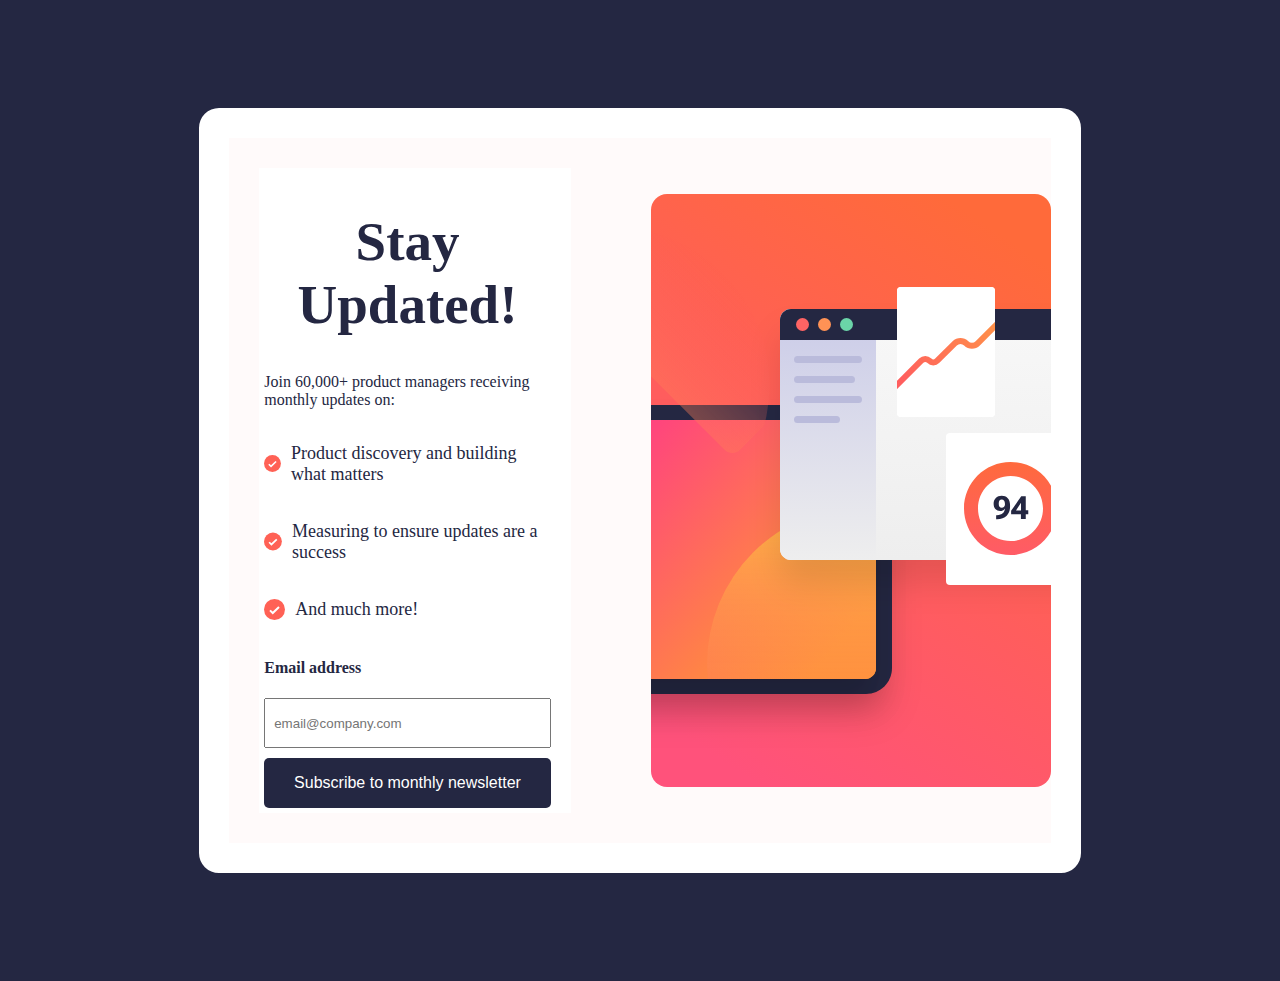
<file: index.html>
<!DOCTYPE html>
<html lang="en">

<head>
    <meta charset="UTF-8">
    <meta name="viewport" content="width=device-width, initial-scale=1.0">
    <title>HomePage</title>
    <link rel="stylesheet" href="./assetsdondelete/css/homepage.css">
</head>

<body>
    <main>
        <aside>
            <svg xmlns="http://www.w3.org/2000/svg" xmlns:xlink="http://www.w3.org/1999/xlink" width="400" height="593"
                viewBox="0 0 400 593">
                <defs>
                    <linearGradient id="b" x1="72.75%" x2="27.25%" y1="0%" y2="100%">
                        <stop offset="0%" stop-color="#FF6A3A" />
                        <stop offset="100%" stop-color="#FF527B" />
                    </linearGradient>
                    <linearGradient id="h" x1="22.319%" x2="99.127%" y1="28.497%" y2="70.858%">
                        <stop offset="0%" stop-color="#FF3E83" />
                        <stop offset="100%" stop-color="#FF9F2E" />
                    </linearGradient>
                    <linearGradient id="k" x1="50%" x2="50%" y1="0%" y2="100%">
                        <stop offset="0%" stop-color="#FFB443" />
                        <stop offset="100%" stop-color="#FF5B64" stop-opacity="0" />
                    </linearGradient>
                    <linearGradient id="o" x1="50%" x2="50%" y1="0%" y2="100%">
                        <stop offset="0%" stop-color="#F8F8F8" />
                        <stop offset="100%" stop-color="#EEE" />
                    </linearGradient>
                    <linearGradient id="p" x1="50%" x2="50%" y1="0%" y2="100%">
                        <stop offset="0%" stop-color="#CACBE8" />
                        <stop offset="100%" stop-color="#EEE" />
                        <stop offset="100%" stop-color="#CACBE8" />
                    </linearGradient>
                    <linearGradient id="r" x1="97.791%" x2="7.729%" y1="26.944%" y2="71.879%">
                        <stop offset="0%" stop-color="#FF9049" />
                        <stop offset="100%" stop-color="#FF5E5E" />
                    </linearGradient>
                    <linearGradient id="t" x1="50%" x2="50%" y1="0%" y2="100%">
                        <stop offset="0%" stop-color="#FF6A3D" />
                        <stop offset="100%" stop-color="#FF5B66" />
                    </linearGradient>
                    <path id="e"
                        d="M0 26C0 11.64 11.64 0 26 0h381c14.36 0 26 11.64 26 26v237c0 14.36-11.64 26-26 26H26c-14.36 0-26-11.64-26-26V26Z" />
                    <path id="g"
                        d="M0 11C0 4.925 4.925 0 11 0h379c6.075 0 11 4.925 11 11v237c0 6.075-4.925 11-11 11H11c-6.075 0-11-4.925-11-11V11Z" />
                    <path id="i"
                        d="M0 11C0 4.925 4.925 0 11 0h379c6.075 0 11 4.925 11 11v237c0 6.075-4.925 11-11 11H11c-6.075 0-11-4.925-11-11V11Z" />
                    <path id="n"
                        d="M0 11C0 4.925 4.925 0 11 0h411c6.075 0 11 4.925 11 11v229c0 6.075-4.925 11-11 11H11c-6.075 0-11-4.925-11-11V11Z" />
                    <path id="q" d="M0 4a4 4 0 0 1 4-4h90a4 4 0 0 1 4 4v122a4 4 0 0 1-4 4H4a4 4 0 0 1-4-4V4Z" />
                    <filter id="d" width="127.7%" height="141.5%" x="-13.9%" y="-12.5%" filterUnits="objectBoundingBox">
                        <feOffset dy="24" in="SourceAlpha" result="shadowOffsetOuter1" />
                        <feGaussianBlur in="shadowOffsetOuter1" result="shadowBlurOuter1" stdDeviation="16" />
                        <feColorMatrix in="shadowBlurOuter1"
                            values="0 0 0 0 0 0 0 0 0 0 0 0 0 0 0 0 0 0 0.100000001 0" />
                    </filter>
                    <filter id="f" width="129.9%" height="146.3%" x="-15%" y="-13.9%" filterUnits="objectBoundingBox">
                        <feOffset dy="24" in="SourceAlpha" result="shadowOffsetOuter1" />
                        <feGaussianBlur in="shadowOffsetOuter1" result="shadowBlurOuter1" stdDeviation="16" />
                        <feColorMatrix in="shadowBlurOuter1"
                            values="0 0 0 0 0 0 0 0 0 0 0 0 0 0 0 0 0 0 0.100000001 0" />
                    </filter>
                    <filter id="j" width="129.9%" height="146.3%" x="-15%" y="-13.9%" filterUnits="objectBoundingBox">
                        <feOffset dy="24" in="SourceAlpha" result="shadowOffsetOuter1" />
                        <feGaussianBlur in="shadowOffsetOuter1" result="shadowBlurOuter1" stdDeviation="16" />
                        <feColorMatrix in="shadowBlurOuter1"
                            values="0 0 0 0 0 0 0 0 0 0 0 0 0 0 0 0 0 0 0.100000001 0" />
                    </filter>
                    <filter id="m" width="127.7%" height="147.8%" x="-13.9%" y="-14.3%" filterUnits="objectBoundingBox">
                        <feOffset dy="24" in="SourceAlpha" result="shadowOffsetOuter1" />
                        <feGaussianBlur in="shadowOffsetOuter1" result="shadowBlurOuter1" stdDeviation="16" />
                        <feColorMatrix in="shadowBlurOuter1"
                            values="0 0 0 0 0 0 0 0 0 0 0 0 0 0 0 0 0 0 0.100000001 0" />
                    </filter>
                    <rect id="a" width="400" height="593" x="0" y="0" rx="16" />
                </defs>
                <g fill="none" fill-rule="evenodd">
                    <mask id="c" fill="#fff">
                        <use xlink:href="#a" />
                    </mask>
                    <rect width="400" height="593" rx="16" />
                    <path fill="url(#b)" fill-rule="nonzero" d="M0 0h400v593H0z" mask="url(#c)" />
                    <g mask="url(#c)">
                        <g fill-rule="nonzero" transform="translate(-192 211)">
                            <use xlink:href="#e" fill="#000" filter="url(#d)" />
                            <use xlink:href="#e" fill="#242742" />
                        </g>
                        <g transform="translate(-176 226)">
                            <g fill-rule="nonzero">
                                <use xlink:href="#g" fill="#000" filter="url(#f)" />
                                <use xlink:href="#g" fill="url(#h)" />
                            </g>
                            <mask id="l" fill="#fff">
                                <use xlink:href="#i" />
                            </mask>
                            <g fill-rule="nonzero">
                                <use xlink:href="#i" fill="#000" filter="url(#j)" />
                                <use xlink:href="#i" fill="url(#h)" />
                            </g>
                            <circle cx="390" cy="244" r="158" fill="url(#k)" fill-rule="nonzero" mask="url(#l)" />
                            <circle cx="136.446" cy="-34.554" r="158" fill="url(#k)" fill-rule="nonzero" mask="url(#l)"
                                transform="rotate(-135 136.446 -34.554)" />
                        </g>
                        <g fill-rule="nonzero" transform="translate(129 115)">
                            <use xlink:href="#n" fill="#000" filter="url(#m)" />
                            <use xlink:href="#n" fill="url(#o)" />
                            <path fill="url(#p)" d="M0 11C0 4.925 4.925 0 11 0h85v251H11c-6.075 0-11-4.925-11-11V11Z" />
                            <path fill="#BABBDB"
                                d="M14 50.5a3.5 3.5 0 0 1 3.5-3.5h61a3.5 3.5 0 0 1 0 7h-61a3.5 3.5 0 0 1-3.5-3.5Zm0 20a3.5 3.5 0 0 1 3.5-3.5h54a3.5 3.5 0 0 1 0 7h-54a3.5 3.5 0 0 1-3.5-3.5Zm0 20a3.5 3.5 0 0 1 3.5-3.5h61a3.5 3.5 0 0 1 0 7h-61a3.5 3.5 0 0 1-3.5-3.5Zm0 20a3.5 3.5 0 0 1 3.5-3.5h39a3.5 3.5 0 1 1 0 7h-39a3.5 3.5 0 0 1-3.5-3.5Z" />
                            <path fill="#242742" d="M0 11C0 4.925 4.925 0 11 0h411c6.075 0 11 4.925 11 11v20H0V11Z" />
                            <g transform="translate(16 9)">
                                <circle cx="6.5" cy="6.5" r="6.5" fill="#FF6464" />
                                <circle cx="28.5" cy="6.5" r="6.5" fill="#FF9255" />
                                <circle cx="50.5" cy="6.5" r="6.5" fill="#6BD4A8" />
                            </g>
                        </g>
                        <g transform="translate(246 93)">
                            <path fill="#FFF" fill-rule="nonzero"
                                d="M0 4a4 4 0 0 1 4-4h90a4 4 0 0 1 4 4v122a4 4 0 0 1-4 4H4a4 4 0 0 1-4-4V4Z" />
                            <mask id="s" fill="#fff">
                                <use xlink:href="#q" />
                            </mask>
                            <use xlink:href="#q" fill="#FFF" fill-rule="nonzero" />
                            <path fill="url(#r)" fill-rule="nonzero"
                                d="M108.12 28.878a3 3 0 0 1 .002 4.243L82.847 58.41c-4.348 4.351-11.4 4.351-15.749 0a5.132 5.132 0 0 0-7.26 0L42.406 75.853a8.668 8.668 0 0 1-12.262 0 2.668 2.668 0 0 0-3.774 0l-32.248 32.268a3 3 0 1 1-4.244-4.242l32.248-32.267a8.668 8.668 0 0 1 12.262 0 2.668 2.668 0 0 0 3.774 0L55.594 54.17c4.348-4.35 11.4-4.35 15.748 0a5.132 5.132 0 0 0 7.26 0l25.276-25.29a3 3 0 0 1 4.243-.002Z"
                                mask="url(#s)" />
                            <path fill="#FFF" fill-rule="nonzero"
                                d="M49 150a4 4 0 0 1 4-4h120a4 4 0 0 1 4 4v144a4 4 0 0 1-4 4H53a4 4 0 0 1-4-4V150Z" />
                            <path fill="url(#t)"
                                d="M46.5 79C64.45 79 79 64.45 79 46.5S64.45 14 46.5 14 14 28.55 14 46.5 28.55 79 46.5 79Zm0 14C72.181 93 93 72.181 93 46.5S72.181 0 46.5 0 0 20.819 0 46.5 20.819 93 46.5 93Z"
                                transform="translate(67 175)" />
                            <path fill="#242742" fill-rule="nonzero"
                                d="M96.61 216.72c0 2.27.589 4.067 1.766 5.39 1.177 1.313 2.78 1.969 4.812 1.969 1.886 0 3.36-.672 4.422-2.016 1.073-1.344 1.61-3.02 1.61-5.031h-1.172c0 1.146-.318 2.057-.954 2.734-.635.677-1.427 1.016-2.375 1.016-1.01 0-1.76-.339-2.25-1.016-.49-.687-.734-1.692-.734-3.015 0-1.51.245-2.594.734-3.25.5-.667 1.24-1 2.22-1 1.051 0 1.869.432 2.452 1.297.584.864.875 2.411.875 4.64l.14.625c0 3.302-.723 5.646-2.171 7.031-1.448 1.386-3.495 2.073-6.14 2.063h-.704v3.969h.813c4.25-.042 7.495-1.193 9.734-3.453 2.25-2.271 3.375-5.329 3.375-9.172v-.813c0-3.458-.776-5.958-2.328-7.5-1.552-1.552-3.557-2.328-6.016-2.328-2.468 0-4.437.714-5.906 2.14-1.469 1.428-2.203 3.334-2.203 5.72ZM123.923 232h4.828v-22.75h-4.516l-10.11 14.563v3.438h17.141v-3.891h-4.937l-.813.078h-6.5l4.828-7.562h.157v9.593l-.079.547v5.985Z" />
                        </g>
                    </g>
                </g>
            </svg>
        </aside>

        
        <div class="letter">
            <header>
                <h1><strong>Stay Updated!</strong></h1>


            </header>



            <section>
                <p class="clarification">
                    Join 60,000+ product managers receiving monthly updates on:
                </p>
                <article>
                    <svg xmlns="http://www.w3.org/2000/svg" width="21" height="21" viewBox="0 0 21 21">
                        <g fill="none">
                            <circle cx="10.5" cy="10.5" r="10.5" fill="#FF6155" />
                            <path stroke="#FFF" stroke-width="2" d="M6 11.381 8.735 14 15 8" />
                        </g>
                    </svg>
                    <p>Product discovery and building what matters</p>
                </article>




                <article>
                    <svg xmlns="http://www.w3.org/2000/svg" width="21" height="21" viewBox="0 0 21 21">
                        <g fill="none">
                            <circle cx="10.5" cy="10.5" r="10.5" fill="#FF6155" />
                            <path stroke="#FFF" stroke-width="2" d="M6 11.381 8.735 14 15 8" />
                        </g>
                    </svg>
                    <p>Measuring to ensure updates are a success</p>
                </article>
                <article>
                    <svg xmlns="http://www.w3.org/2000/svg" width="21" height="21" viewBox="0 0 21 21">
                        <g fill="none">
                            <circle cx="10.5" cy="10.5" r="10.5" fill="#FF6155" />
                            <path stroke="#FFF" stroke-width="2" d="M6 11.381 8.735 14 15 8" />
                        </g>
                    </svg>
                    <p>And much more!</p>
                </article>

            </section>

            <footer>
                <h4><strong>Email address</strong></h4>
                <section class="footer">
                    <input type="email" id="email" name="email" placeholder="email@company.com" required>
                    <div id="btn">
                        
                    <button type="submit" id="button" >Subscribe to monthly newsletter</button></div>
            </footer>
        </section>
        </div>
        



    </main>
    <script src="assetsdondelete/script.js"></script>


</body>

</html>
</file>
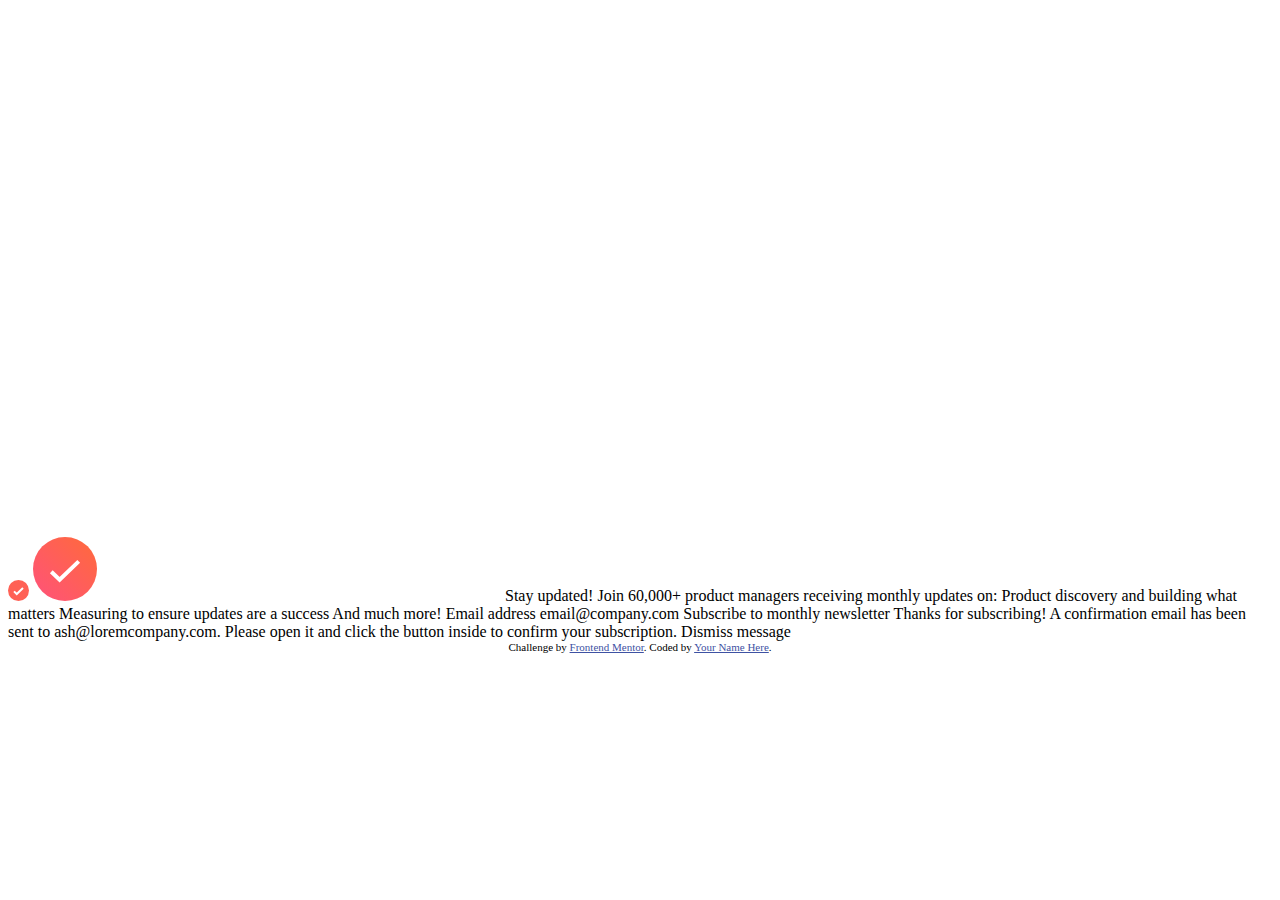
<file: startercode/index.html>
<!DOCTYPE html>
<html lang="en">
<head>
  <meta charset="UTF-8">
  <meta name="viewport" content="width=device-width, initial-scale=1.0"> <!-- displays site properly based on user's device -->

  <link rel="icon" type="image/png" sizes="32x32" href="./assets/images/favicon-32x32.png">
  
  <title>Frontend Mentor | Newsletter sign-up form with success message</title>

  <!-- Feel free to remove these styles or customise in your own stylesheet 👍 -->
  <style>
    .attribution { font-size: 11px; text-align: center; }
    .attribution a { color: hsl(228, 45%, 44%); }
  </style>
</head>
<body>

  <!-- Sign-up form start -->
   <!-- little right marks -->
  <svg xmlns="http://www.w3.org/2000/svg" width="21" height="21" viewBox="0 0 21 21"><g fill="none"><circle cx="10.5" cy="10.5" r="10.5" fill="#FF6155"/><path stroke="#FFF" stroke-width="2" d="M6 11.381 8.735 14 15 8"/></g></svg>

  <!-- bigger right mark -->
  <svg xmlns="http://www.w3.org/2000/svg" width="64" height="64" viewBox="0 0 64 64"><defs><linearGradient id="a" x1="100%" x2="0%" y1="0%" y2="100%"><stop offset="0%" stop-color="#FF6A3A"/><stop offset="100%" stop-color="#FF527B"/></linearGradient></defs><g fill="none"><circle cx="32" cy="32" r="32" fill="url(#a)"/><path stroke="#FFF" stroke-width="4" d="m18.286 34.686 8.334 7.98 19.094-18.285"/></g></svg>
  <svg xmlns="http://www.w3.org/2000/svg" xmlns:xlink="http://www.w3.org/1999/xlink" width="400" height="593" viewBox="0 0 400 593"><defs><linearGradient id="b" x1="72.75%" x2="27.25%" y1="0%" y2="100%"><stop offset="0%" stop-color="#FF6A3A"/><stop offset="100%" stop-color="#FF527B"/></linearGradient><linearGradient id="h" x1="22.319%" x2="99.127%" y1="28.497%" y2="70.858%"><stop offset="0%" stop-color="#FF3E83"/><stop offset="100%" stop-color="#FF9F2E"/></linearGradient><linearGradient id="k" x1="50%" x2="50%" y1="0%" y2="100%"><stop offset="0%" stop-color="#FFB443"/><stop offset="100%" stop-color="#FF5B64" stop-opacity="0"/></linearGradient><linearGradient id="o" x1="50%" x2="50%" y1="0%" y2="100%"><stop offset="0%" stop-color="#F8F8F8"/><stop offset="100%" stop-color="#EEE"/></linearGradient><linearGradient id="p" x1="50%" x2="50%" y1="0%" y2="100%"><stop offset="0%" stop-color="#CACBE8"/><stop offset="100%" stop-color="#EEE"/><stop offset="100%" stop-color="#CACBE8"/></linearGradient><linearGradient id="r" x1="97.791%" x2="7.729%" y1="26.944%" y2="71.879%"><stop offset="0%" stop-color="#FF9049"/><stop offset="100%" stop-color="#FF5E5E"/></linearGradient><linearGradient id="t" x1="50%" x2="50%" y1="0%" y2="100%"><stop offset="0%" stop-color="#FF6A3D"/><stop offset="100%" stop-color="#FF5B66"/></linearGradient><path id="e" d="M0 26C0 11.64 11.64 0 26 0h381c14.36 0 26 11.64 26 26v237c0 14.36-11.64 26-26 26H26c-14.36 0-26-11.64-26-26V26Z"/><path id="g" d="M0 11C0 4.925 4.925 0 11 0h379c6.075 0 11 4.925 11 11v237c0 6.075-4.925 11-11 11H11c-6.075 0-11-4.925-11-11V11Z"/><path id="i" d="M0 11C0 4.925 4.925 0 11 0h379c6.075 0 11 4.925 11 11v237c0 6.075-4.925 11-11 11H11c-6.075 0-11-4.925-11-11V11Z"/><path id="n" d="M0 11C0 4.925 4.925 0 11 0h411c6.075 0 11 4.925 11 11v229c0 6.075-4.925 11-11 11H11c-6.075 0-11-4.925-11-11V11Z"/><path id="q" d="M0 4a4 4 0 0 1 4-4h90a4 4 0 0 1 4 4v122a4 4 0 0 1-4 4H4a4 4 0 0 1-4-4V4Z"/><filter id="d" width="127.7%" height="141.5%" x="-13.9%" y="-12.5%" filterUnits="objectBoundingBox"><feOffset dy="24" in="SourceAlpha" result="shadowOffsetOuter1"/><feGaussianBlur in="shadowOffsetOuter1" result="shadowBlurOuter1" stdDeviation="16"/><feColorMatrix in="shadowBlurOuter1" values="0 0 0 0 0 0 0 0 0 0 0 0 0 0 0 0 0 0 0.100000001 0"/></filter><filter id="f" width="129.9%" height="146.3%" x="-15%" y="-13.9%" filterUnits="objectBoundingBox"><feOffset dy="24" in="SourceAlpha" result="shadowOffsetOuter1"/><feGaussianBlur in="shadowOffsetOuter1" result="shadowBlurOuter1" stdDeviation="16"/><feColorMatrix in="shadowBlurOuter1" values="0 0 0 0 0 0 0 0 0 0 0 0 0 0 0 0 0 0 0.100000001 0"/></filter><filter id="j" width="129.9%" height="146.3%" x="-15%" y="-13.9%" filterUnits="objectBoundingBox"><feOffset dy="24" in="SourceAlpha" result="shadowOffsetOuter1"/><feGaussianBlur in="shadowOffsetOuter1" result="shadowBlurOuter1" stdDeviation="16"/><feColorMatrix in="shadowBlurOuter1" values="0 0 0 0 0 0 0 0 0 0 0 0 0 0 0 0 0 0 0.100000001 0"/></filter><filter id="m" width="127.7%" height="147.8%" x="-13.9%" y="-14.3%" filterUnits="objectBoundingBox"><feOffset dy="24" in="SourceAlpha" result="shadowOffsetOuter1"/><feGaussianBlur in="shadowOffsetOuter1" result="shadowBlurOuter1" stdDeviation="16"/><feColorMatrix in="shadowBlurOuter1" values="0 0 0 0 0 0 0 0 0 0 0 0 0 0 0 0 0 0 0.100000001 0"/></filter><rect id="a" width="400" height="593" x="0" y="0" rx="16"/></defs><g fill="none" fill-rule="evenodd"><mask id="c" fill="#fff"><use xlink:href="#a"/></mask><rect width="400" height="593" rx="16"/><path fill="url(#b)" fill-rule="nonzero" d="M0 0h400v593H0z" mask="url(#c)"/><g mask="url(#c)"><g fill-rule="nonzero" transform="translate(-192 211)"><use xlink:href="#e" fill="#000" filter="url(#d)"/><use xlink:href="#e" fill="#242742"/></g><g transform="translate(-176 226)"><g fill-rule="nonzero"><use xlink:href="#g" fill="#000" filter="url(#f)"/><use xlink:href="#g" fill="url(#h)"/></g><mask id="l" fill="#fff"><use xlink:href="#i"/></mask><g fill-rule="nonzero"><use xlink:href="#i" fill="#000" filter="url(#j)"/><use xlink:href="#i" fill="url(#h)"/></g><circle cx="390" cy="244" r="158" fill="url(#k)" fill-rule="nonzero" mask="url(#l)"/><circle cx="136.446" cy="-34.554" r="158" fill="url(#k)" fill-rule="nonzero" mask="url(#l)" transform="rotate(-135 136.446 -34.554)"/></g><g fill-rule="nonzero" transform="translate(129 115)"><use xlink:href="#n" fill="#000" filter="url(#m)"/><use xlink:href="#n" fill="url(#o)"/><path fill="url(#p)" d="M0 11C0 4.925 4.925 0 11 0h85v251H11c-6.075 0-11-4.925-11-11V11Z"/><path fill="#BABBDB" d="M14 50.5a3.5 3.5 0 0 1 3.5-3.5h61a3.5 3.5 0 0 1 0 7h-61a3.5 3.5 0 0 1-3.5-3.5Zm0 20a3.5 3.5 0 0 1 3.5-3.5h54a3.5 3.5 0 0 1 0 7h-54a3.5 3.5 0 0 1-3.5-3.5Zm0 20a3.5 3.5 0 0 1 3.5-3.5h61a3.5 3.5 0 0 1 0 7h-61a3.5 3.5 0 0 1-3.5-3.5Zm0 20a3.5 3.5 0 0 1 3.5-3.5h39a3.5 3.5 0 1 1 0 7h-39a3.5 3.5 0 0 1-3.5-3.5Z"/><path fill="#242742" d="M0 11C0 4.925 4.925 0 11 0h411c6.075 0 11 4.925 11 11v20H0V11Z"/><g transform="translate(16 9)"><circle cx="6.5" cy="6.5" r="6.5" fill="#FF6464"/><circle cx="28.5" cy="6.5" r="6.5" fill="#FF9255"/><circle cx="50.5" cy="6.5" r="6.5" fill="#6BD4A8"/></g></g><g transform="translate(246 93)"><path fill="#FFF" fill-rule="nonzero" d="M0 4a4 4 0 0 1 4-4h90a4 4 0 0 1 4 4v122a4 4 0 0 1-4 4H4a4 4 0 0 1-4-4V4Z"/><mask id="s" fill="#fff"><use xlink:href="#q"/></mask><use xlink:href="#q" fill="#FFF" fill-rule="nonzero"/><path fill="url(#r)" fill-rule="nonzero" d="M108.12 28.878a3 3 0 0 1 .002 4.243L82.847 58.41c-4.348 4.351-11.4 4.351-15.749 0a5.132 5.132 0 0 0-7.26 0L42.406 75.853a8.668 8.668 0 0 1-12.262 0 2.668 2.668 0 0 0-3.774 0l-32.248 32.268a3 3 0 1 1-4.244-4.242l32.248-32.267a8.668 8.668 0 0 1 12.262 0 2.668 2.668 0 0 0 3.774 0L55.594 54.17c4.348-4.35 11.4-4.35 15.748 0a5.132 5.132 0 0 0 7.26 0l25.276-25.29a3 3 0 0 1 4.243-.002Z" mask="url(#s)"/><path fill="#FFF" fill-rule="nonzero" d="M49 150a4 4 0 0 1 4-4h120a4 4 0 0 1 4 4v144a4 4 0 0 1-4 4H53a4 4 0 0 1-4-4V150Z"/><path fill="url(#t)" d="M46.5 79C64.45 79 79 64.45 79 46.5S64.45 14 46.5 14 14 28.55 14 46.5 28.55 79 46.5 79Zm0 14C72.181 93 93 72.181 93 46.5S72.181 0 46.5 0 0 20.819 0 46.5 20.819 93 46.5 93Z" transform="translate(67 175)"/><path fill="#242742" fill-rule="nonzero" d="M96.61 216.72c0 2.27.589 4.067 1.766 5.39 1.177 1.313 2.78 1.969 4.812 1.969 1.886 0 3.36-.672 4.422-2.016 1.073-1.344 1.61-3.02 1.61-5.031h-1.172c0 1.146-.318 2.057-.954 2.734-.635.677-1.427 1.016-2.375 1.016-1.01 0-1.76-.339-2.25-1.016-.49-.687-.734-1.692-.734-3.015 0-1.51.245-2.594.734-3.25.5-.667 1.24-1 2.22-1 1.051 0 1.869.432 2.452 1.297.584.864.875 2.411.875 4.64l.14.625c0 3.302-.723 5.646-2.171 7.031-1.448 1.386-3.495 2.073-6.14 2.063h-.704v3.969h.813c4.25-.042 7.495-1.193 9.734-3.453 2.25-2.271 3.375-5.329 3.375-9.172v-.813c0-3.458-.776-5.958-2.328-7.5-1.552-1.552-3.557-2.328-6.016-2.328-2.468 0-4.437.714-5.906 2.14-1.469 1.428-2.203 3.334-2.203 5.72ZM123.923 232h4.828v-22.75h-4.516l-10.11 14.563v3.438h17.141v-3.891h-4.937l-.813.078h-6.5l4.828-7.562h.157v9.593l-.079.547v5.985Z"/></g></g></g></svg>

  




  Stay updated!

  Join 60,000+ product managers receiving monthly updates on:

  Product discovery and building what matters
  Measuring to ensure updates are a success
  And much more!

  Email address
  email@company.com

  Subscribe to monthly newsletter

  <!-- Sign-up form end -->

  <!-- Success message start -->

  Thanks for subscribing!

  A confirmation email has been sent to ash@loremcompany.com. 
  Please open it and click the button inside to confirm your subscription.

  Dismiss message

  <!-- Success message end -->
  
  <div class="attribution">
    Challenge by <a href="https://www.frontendmentor.io?ref=challenge" target="_blank">Frontend Mentor</a>. 
    Coded by <a href="#">Your Name Here</a>.
  </div>
</body>
</html>
</file>
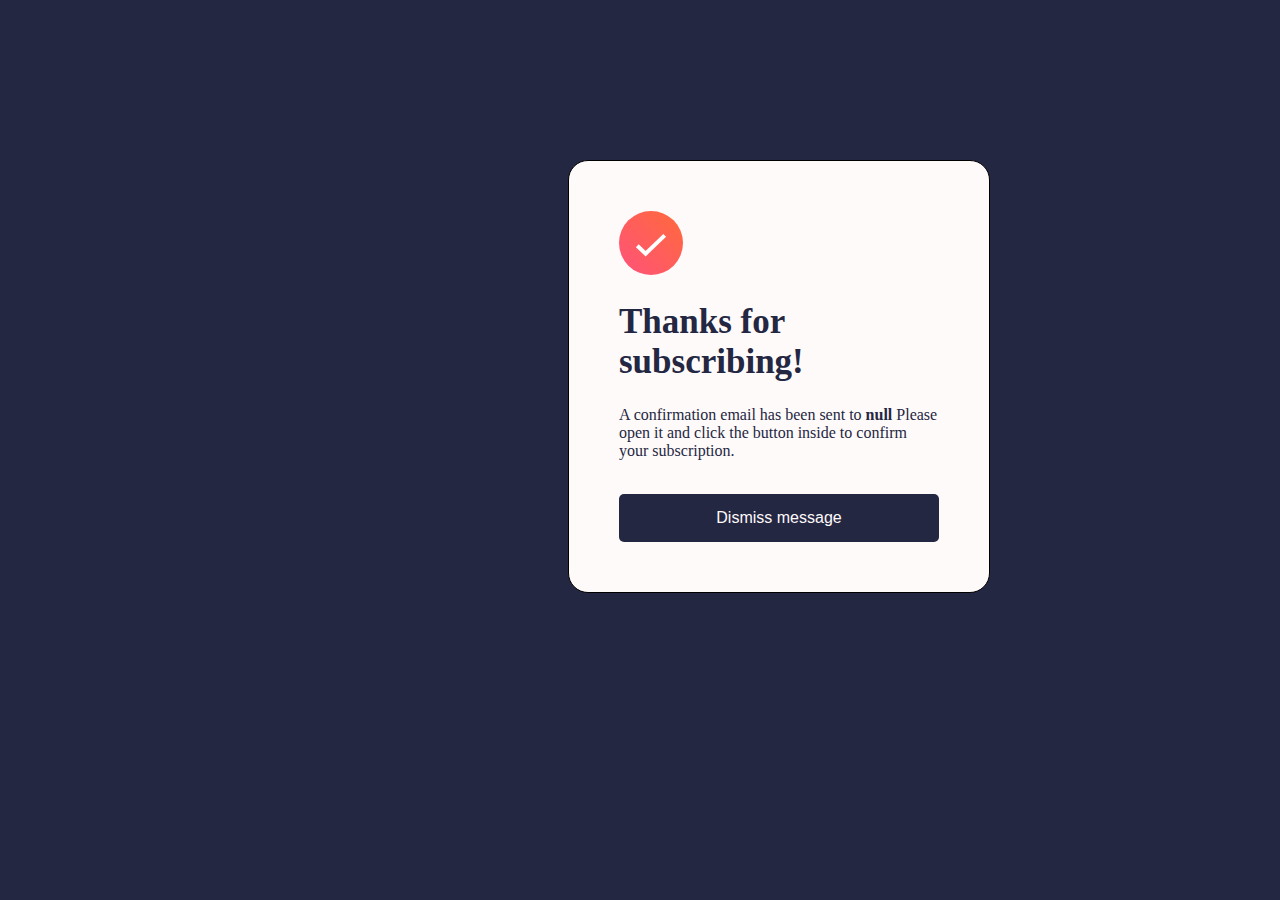
<file: index2.html>
<!DOCTYPE html>
<html lang="en">
<head>
    <meta charset="UTF-8">
    <meta name="viewport" content="width=device-width, initial-scale=1.0">
    <title>Success Message</title>
    <link rel="stylesheet" href="./assetsdondelete/css/messagedispay.css">
</head>
<body>
    <main>
    <div class="successIcon"><svg xmlns="http://www.w3.org/2000/svg" width="64" height="64" viewBox="0 0 64 64"><defs><linearGradient id="a" x1="100%" x2="0%" y1="0%" y2="100%"><stop offset="0%" stop-color="#FF6A3A"/><stop offset="100%" stop-color="#FF527B"/></linearGradient></defs><g fill="none"><circle cx="32" cy="32" r="32" fill="url(#a)"/><path stroke="#FFF" stroke-width="4" d="m18.286 34.686 8.334 7.98 19.094-18.285"/></g></svg></div>
<h1 class="message"><strong> Thanks for subscribing!</strong></h1>
<p class="Pharagraph"> A confirmation email has been sent to <span id="userEmail"></span>  
    Please open it and click the button inside to confirm your subscription.</p>
    <br>

    <button> Dismiss message</button>

</main>

<script src="assetsdondelete/index2.js"></script>
</body>
</html>
</file>
<file: assetsdondelete/css/homepage.css>
body{
    /* background-color: red;
    justify-content: center; */
    justify-content: center;
    flex-wrap: wrap;
    display: flex;
    background-color: hsl(234, 29%, 20%);
   
   
}
main{
    background-color: snow;
    border: 30px solid white;
    border-radius: 20px;
    justify-content: space-between;
    width: 65%;
    height:40%;
    display: flex;
    margin: 100px;
    gap: 30px;
    flex-direction: row-reverse;
}
h1{
    text-align: center;
    font-size: 55px;
}
    
   
.letter{
    /* border: 1px solid black; */
    width: 1000%;
    color:hsl(234, 29%, 20%);
    background-color: white;
    padding: 5px;
    margin:30px;
    margin-left: 30px;
    display:block;
    text-align: left;
    flex: 1;
    padding-right: 20px;
}
aside {
    flex: 1;
    display: flex;
    justify-content: flex-end; /* Aligns the SVG to the right */
    align-items: center;
    padding-left: 20px;
}



.clarification{
    font-size: 16px;
}

article{
    /* border: 1px solid darkblue; */
    display: flex;
    gap:10px;
    align-items: center;
    font-size: 18px;
    padding:0;
}
.footer {
    display: flex;
    flex-direction: column;
    align-items: flex-start; /* Aligns items to the start of the flex container */
    gap: 10px; /* Adds space between the elements */
}
#email {
    width: 100%;
    height: 50px; /* Makes the input field take the full width of its container */
    padding: 8px; /* Adds padding inside the input field */
    box-sizing: border-box; /* Includes padding and border in the element's total width and height */
}
#btn {
    display: flex;
    width: 100%;
     /* Ensures the button is displayed as a block element */
}

#button {
    width:100%;
    height: 50px;
    padding: 10px 20px; /* Adds padding inside the button */
    background-color: hsl(234, 29%, 20%); /* Sets a background color */
    color: white; /* Sets the text color */
    border: none; /* Removes the default border */
    border-radius: 5px; /* Adds rounded corners */
    cursor: pointer; /* Changes the cursor to a pointer on hover */
    font-size: 16px; /* Sets the font size */
}
#button:hover {
    background-color: hsl(4, 100%, 67%); /* Changes the background color on hover */
}
/* Add this to your existing CSS or as a new CSS file */


@media screen and (max-width: 375px) {
    body {
        margin: 0;
        padding: 20px;
        font-family: Arial, sans-serif;
        background-color: #f5f5f5;
        display: flex;
        flex-direction: column;
        justify-content: center;
        align-items: center;
    }

    aside {
        width: 100%;
        display: flex;
        justify-content: center;
        margin-bottom: 20px;
    }

    aside svg {
        max-width: 100%;
        height: auto;
        border-radius: 10px;
    }

    main {
        width: 100%;
        max-width: 400px;
    }

    .letter {
        background-color: #fff;
        padding: 20px;
        border-radius: 10px;
        box-shadow: 0 4px 8px rgba(0, 0, 0, 0.1);
        text-align: center;
    }

    header h1 {
        font-size: 24px;
        margin-bottom: 20px;
    }

    .clarification {
        font-size: 16px;
        margin-bottom: 20px;
    }

    section article {
        display: flex;
        align-items: center;
        margin-bottom: 10px;
    }

    section article svg {
        margin-right: 10px;
    }

    section article p {
        font-size: 14px;
        margin: 0;
    }

    footer h4 {
        margin-top: 20px;
        margin-bottom: 10px;
        font-size: 18px;
    }

    .footer {
        width: 100%;
    }

    #email {
        width: calc(100% - 20px);
        padding: 10px;
        margin-bottom: 10px;
        border: 1px solid #ddd;
        border-radius: 5px;
        font-size: 14px;
    }

    #btn button {
        width: 100%;
        padding: 10px;
        background-color: #333;
        color: #fff;
        border: none;
        border-radius: 5px;
        cursor: pointer;
        font-size: 14px;
    }

    #btn button:hover {
        background-color: #555;
    }
}
</file>
<file: assetsdondelete/css/messagedispay.css>
body{
    background-color: hsl(234, 29%, 20%);
}
main{
    border: 1px solid black;
    width: 20rem;
    margin: 10rem 40rem 5rem 35rem;
    padding:50px;
    background-color: snow;
    border-radius: 20px;
    color:hsl(234, 29%, 20%);
}
h1{
    font-size: 35px;
}
button{
    width:20rem;
    height:3rem;
    background-color:hsl(234, 29%, 20%);
    color:snow;
    border: none;
    border-radius: 5px; /* Adds rounded corners */
    cursor: pointer; /* Changes the cursor to a pointer on hover */
    font-size: 16px;
}
button:hover {
    background-color: hsl(4, 100%, 67%); /* Changes the background color on hover */
    border: none;
}
</file>
